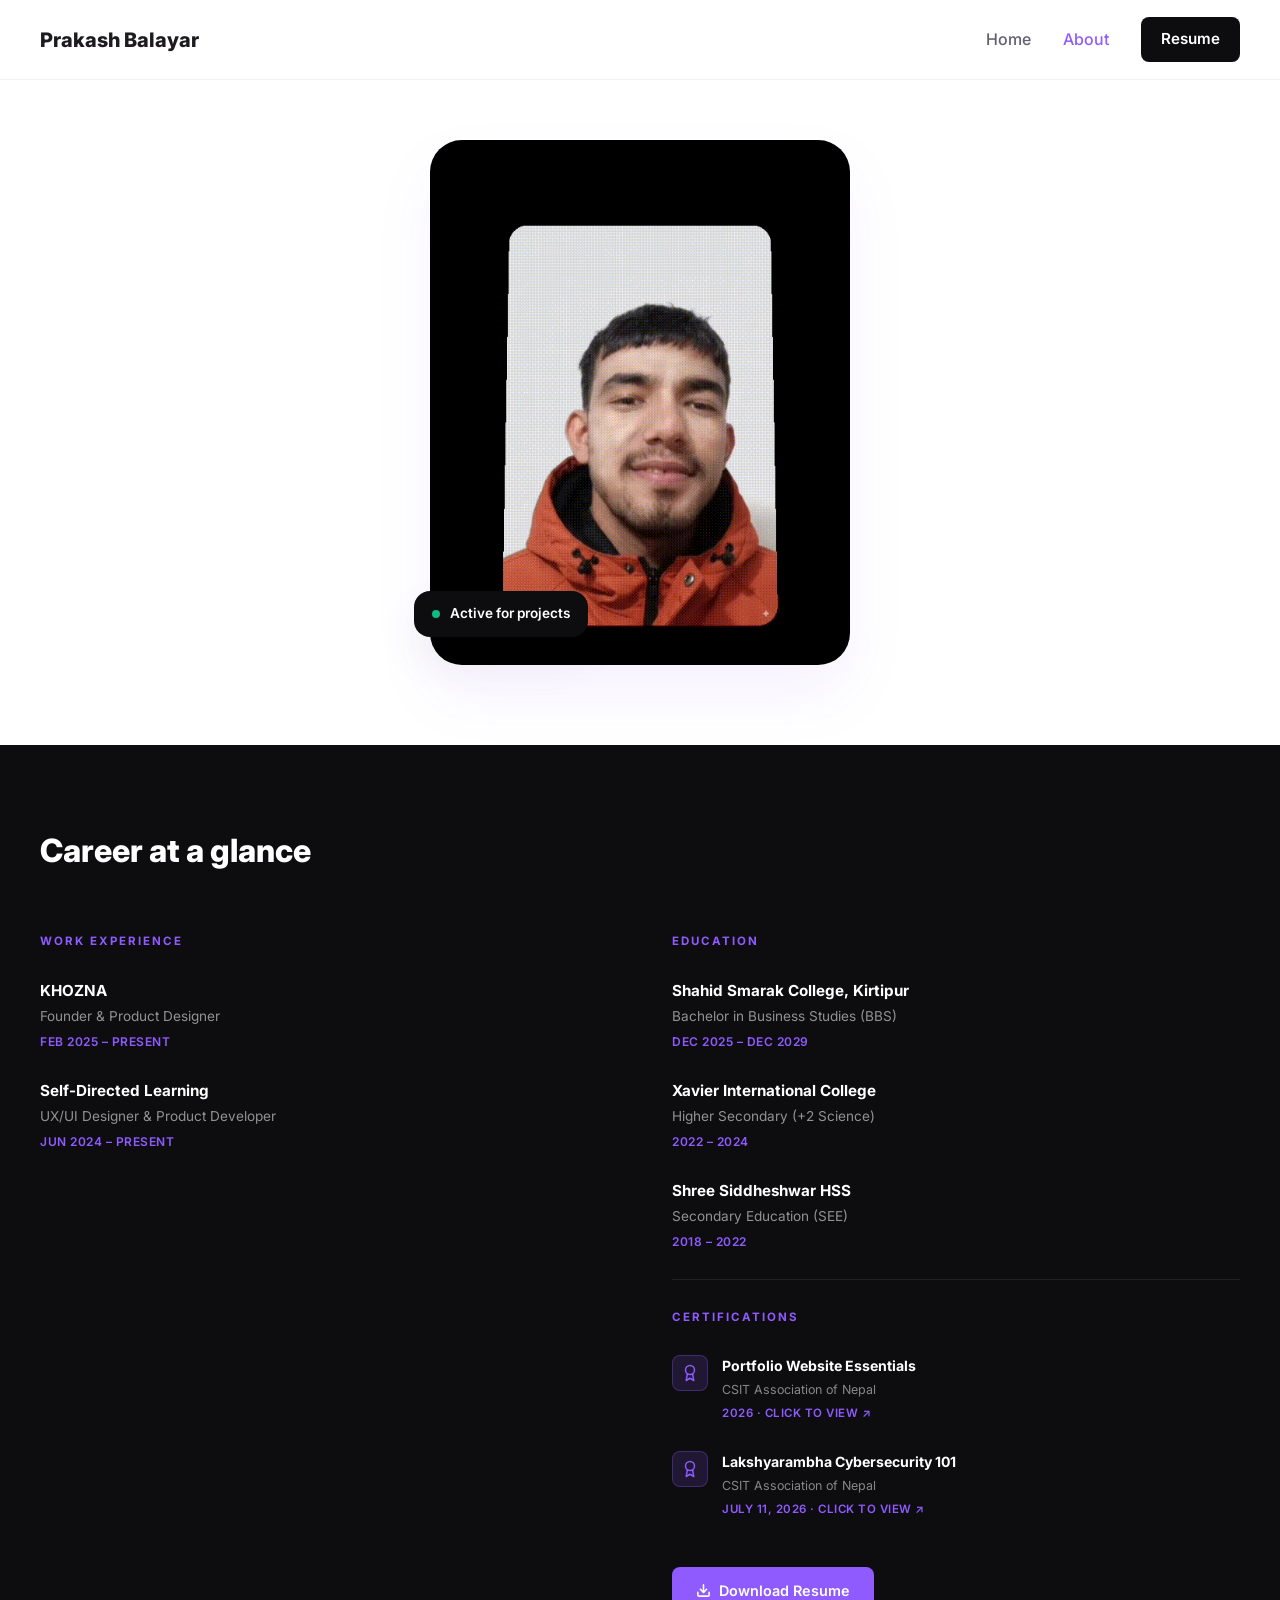
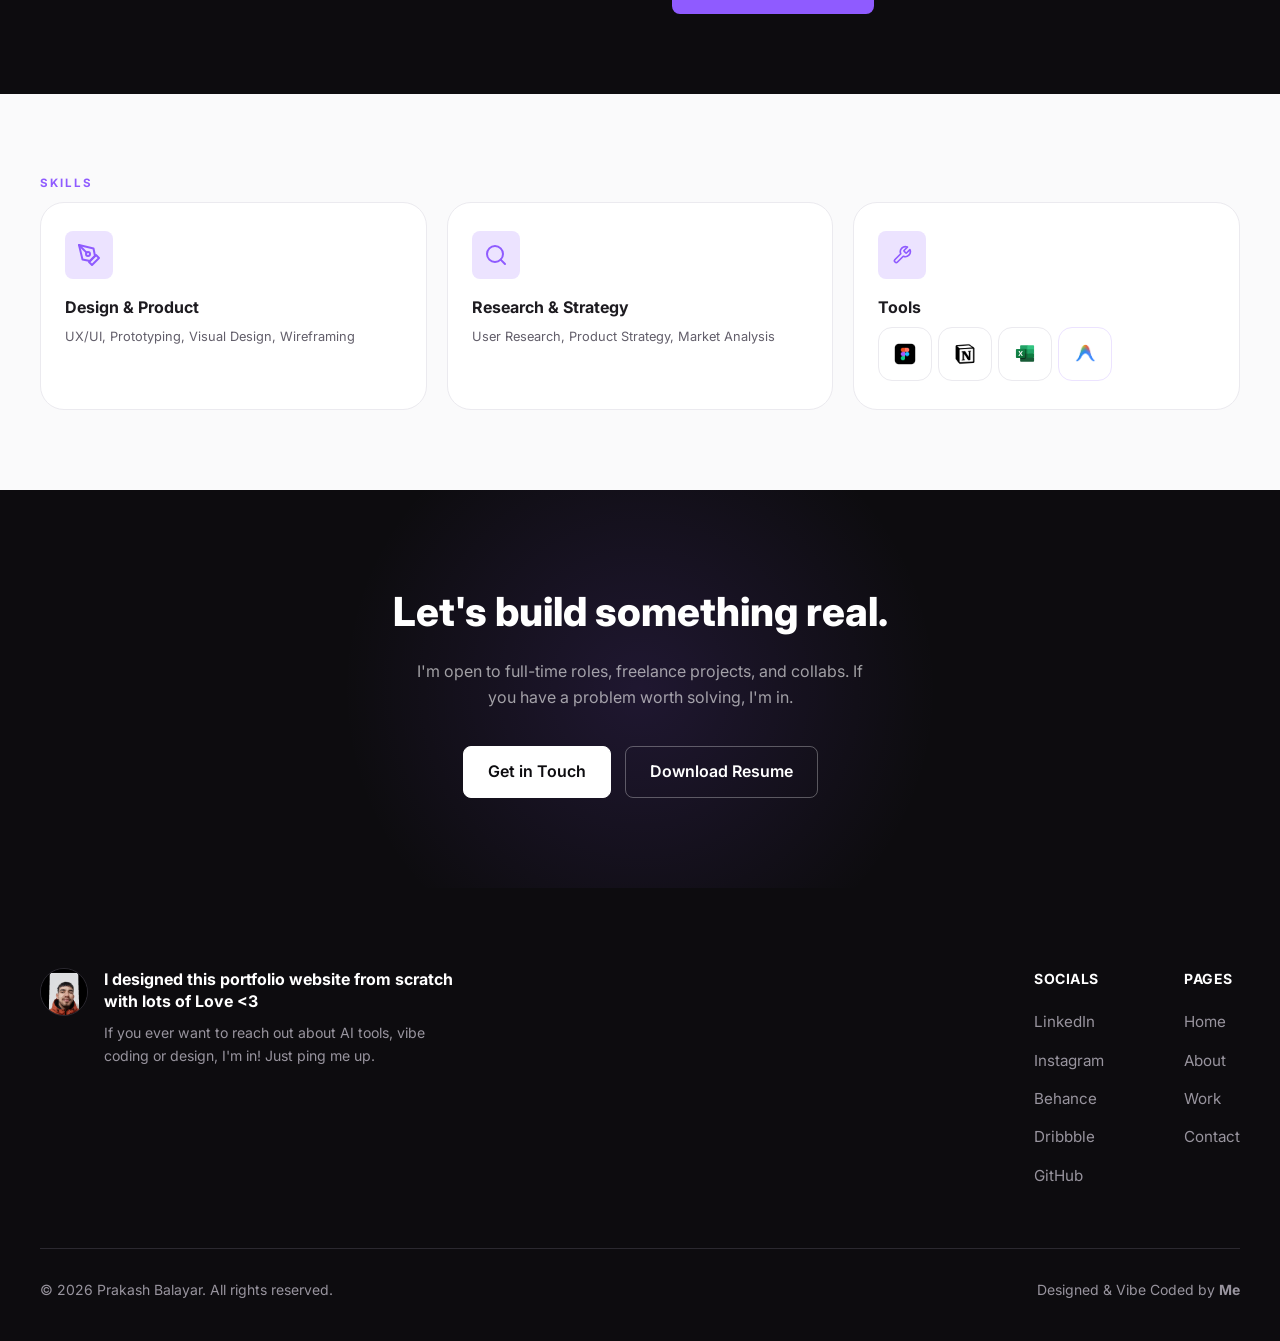
<file: about.html>
<!DOCTYPE html>
<html lang="en">

<head>
  <meta charset="UTF-8">
  <meta name="viewport" content="width=device-width, initial-scale=1.0">
  <title>About — Prakash Balayar | Product Designer</title>
  <meta name="description" content="Learn about Prakash Balayar — Junior Product Designer, Founder of KHOZNA, and UX strategist based in Kathmandu, Nepal.">
  <link rel="preconnect" href="https://fonts.googleapis.com">
  <link rel="preconnect" href="https://fonts.gstatic.com" crossorigin>
  <link href="https://fonts.googleapis.com/css2?family=Inter:wght@300;400;500;600;700;800;900&display=swap" rel="stylesheet">
  <link rel="stylesheet" href="style.css">
  <style>
    /* ── Hero ── */
    .about-hero {
      padding: 140px 0 80px;
      background-color: var(--bg-primary);
    }
    .about-hero-inner {
      display: flex;
      justify-content: center;
      align-items: center;
    }
    .about-badge {
      display: inline-block;
      background-color: var(--primary-light);
      color: var(--primary-dark);
      font-weight: 700;
      font-size: 0.75rem;
      letter-spacing: 1.5px;
      text-transform: uppercase;
      padding: 6px 16px;
      border-radius: 50px;
      margin-bottom: 24px;
    }
    .about-headline {
      font-family: var(--font-title);
      font-size: 2.8rem;
      font-weight: 800;
      line-height: 1.2;
      color: var(--text-main);
      margin-bottom: 20px;
    }
    .about-headline span {
      background: var(--primary-gradient);
      -webkit-background-clip: text;
      background-clip: text;
      -webkit-text-fill-color: transparent;
    }
    .about-intro-para {
      font-size: 1rem;
      color: var(--text-muted);
      line-height: 1.8;
      margin-bottom: 32px;
    }
    .about-meta-row {
      display: flex;
      gap: 28px;
      flex-wrap: wrap;
    }
    .about-meta-item { display: flex; flex-direction: column; gap: 3px; }
    .about-meta-label { font-size: 0.68rem; font-weight: 700; text-transform: uppercase; letter-spacing: 1.5px; color: var(--text-light); }
    .about-meta-value { font-size: 0.9rem; font-weight: 600; color: var(--text-main); }
    .about-hero-photo { position: relative; }
    .about-photo-img {
      width: 100%; max-width: 420px; border-radius: var(--radius-xl);
      object-fit: cover; aspect-ratio: 4/5; display: block;
      margin: 0 auto; box-shadow: var(--shadow-premium);
    }
    .about-photo-badge {
      position: absolute; bottom: 28px; left: -16px;
      background: var(--bg-dark); color: var(--text-white);
      padding: 12px 18px; border-radius: var(--radius-md);
      box-shadow: var(--shadow-lg); display: flex; align-items: center; gap: 10px;
    }
    .badge-dot-green {
      width: 8px; height: 8px; min-width: 8px;
      background-color: #10B981; border-radius: 50%;
      animation: pg 2s ease-in-out infinite;
    }
    @keyframes pg { 0%,100%{opacity:1} 50%{opacity:.35} }
    .about-photo-badge span { font-size: 0.85rem; font-weight: 600; }

    /* ── Bio ── */
    .about-bio-section {
      padding: 80px 0;
      background-color: var(--bg-secondary);
    }
    .about-bio-grid {
      display: grid;
      grid-template-columns: 240px 1fr;
      gap: 70px;
      align-items: start;
    }
    .bio-sidebar-label {
      font-size: 0.72rem; font-weight: 700; text-transform: uppercase;
      letter-spacing: 2px; color: var(--primary); margin-bottom: 12px; display: block;
    }
    .bio-sidebar-line {
      width: 36px; height: 3px;
      background: var(--primary-gradient); border-radius: 2px; margin-bottom: 18px;
    }
    .bio-sidebar-sub { font-size: 0.88rem; color: var(--text-muted); line-height: 1.7; }
    .bio-content h2 {
      font-family: var(--font-title); font-size: 1.9rem; font-weight: 800;
      color: var(--text-main); margin-bottom: 18px; line-height: 1.25;
    }
    .bio-content p {
      font-size: 0.97rem; color: var(--text-muted); line-height: 1.85; margin-bottom: 18px;
    }
    .bio-content p:last-child { margin-bottom: 0; }

    /* ── Career at a Glance (dark) ── */
    .glance-section {
      background-color: var(--bg-dark);
      padding: 80px 0;
      color: var(--text-white);
    }
    .glance-heading {
      font-family: var(--font-title);
      font-size: 2rem;
      font-weight: 800;
      color: var(--text-white);
      margin-bottom: 56px;
    }
    .glance-grid {
      display: grid;
      grid-template-columns: 1fr 1fr;
      gap: 64px;
    }
    .glance-col-title {
      font-family: var(--font-title);
      font-size: 0.72rem;
      font-weight: 700;
      text-transform: uppercase;
      letter-spacing: 2px;
      color: var(--primary);
      margin-bottom: 28px;
      display: block;
    }
    .glance-list { display: flex; flex-direction: column; gap: 28px; }
    .glance-org {
      font-family: var(--font-title);
      font-weight: 700;
      font-size: 0.95rem;
      color: var(--text-white);
      margin-bottom: 3px;
    }
    .glance-role {
      font-size: 0.85rem;
      color: rgba(255,255,255,0.55);
      margin-bottom: 4px;
    }
    .glance-date {
      font-size: 0.75rem;
      font-weight: 600;
      color: var(--primary);
      text-transform: uppercase;
      letter-spacing: 0.5px;
    }
    .glance-divider {
      border: none;
      border-top: 1px solid rgba(255,255,255,0.08);
      margin: 28px 0;
    }
    /* Certification in same glance col */
    .glance-cert-title {
      font-family: var(--font-title);
      font-size: 0.72rem;
      font-weight: 700;
      text-transform: uppercase;
      letter-spacing: 2px;
      color: var(--primary);
      margin-bottom: 28px;
      display: block;
    }
    .cert-item {
      display: flex; gap: 14px; align-items: flex-start;
      text-decoration: none;
      transition: transform var(--transition-fast);
    }
    .cert-item:hover {
      transform: translateX(4px);
    }
    .cert-icon {
      width: 36px; height: 36px; min-width: 36px;
      background: rgba(143,91,255,0.15);
      border: 1px solid rgba(143,91,255,0.3);
      border-radius: 8px;
      display: flex; align-items: center; justify-content: center;
      color: var(--primary);
    }
    .cert-name {
      font-weight: 700; font-size: 0.88rem;
      color: var(--text-white); margin-bottom: 3px;
    }
    .cert-issuer {
      font-size: 0.78rem;
      color: rgba(255,255,255,0.5);
      margin-bottom: 4px;
    }
    .cert-date {
      font-size: 0.72rem;
      color: var(--primary);
      font-weight: 600;
      text-transform: uppercase;
      letter-spacing: 0.5px;
    }
    .glance-footer {
      display: grid;
      grid-template-columns: 1fr 1fr;
      gap: 64px;
      margin-top: 48px;
    }
    .glance-footer .glance-download {
      grid-column: 2;
      justify-self: start;
    }
    .glance-download {
      display: inline-flex;
      align-items: center;
      gap: 8px;
      background: var(--primary);
      color: #fff;
      font-family: var(--font-title);
      font-weight: 600;
      font-size: 0.9rem;
      padding: 12px 24px;
      border-radius: var(--radius-sm);
      transition: background var(--transition-fast), box-shadow var(--transition-fast);
    }
    .glance-download:hover {
      background: var(--primary-dark);
      box-shadow: 0 8px 20px rgba(143,91,255,0.3);
    }

    /* ── Skills ── */
    .about-skills-section { padding: 80px 0; background: var(--bg-secondary); }
    .skills-grid { display: grid; grid-template-columns: repeat(3,1fr); gap: 20px; }
    @media (max-width: 768px) { .skills-grid { grid-template-columns: 1fr; } }
    .skill-card {
      background: var(--bg-primary); border: 1px solid var(--border-light);
      border-radius: var(--radius-lg); padding: 28px 24px;
      transition: transform var(--transition-normal), box-shadow var(--transition-normal), border-color var(--transition-normal);
    }
    .skill-card:hover { transform: translateY(-4px); box-shadow: var(--shadow-md); border-color: var(--primary-light); }
    .skill-card-icon {
      width: 48px; height: 48px; background: var(--primary-light);
      border-radius: var(--radius-sm); display: flex; align-items: center;
      justify-content: center; margin-bottom: 16px; color: var(--primary);
    }
    .skill-card h4 { font-family: var(--font-title); font-weight: 700; font-size: 1rem; color: var(--text-main); margin-bottom: 6px; }
    .skill-card-desc { font-size: 0.8rem; color: var(--text-muted); line-height: 1.5; }
    .skill-tags { display: flex; flex-wrap: wrap; gap: 6px; }
    .skill-tag {
      font-size: 0.72rem; font-weight: 600; color: var(--text-muted);
      background: var(--bg-secondary); border: 1px solid var(--border-light);
      padding: 3px 10px; border-radius: 50px;
    }
    .skill-tag-with-icon {
      display: inline-flex;
      align-items: center;
      justify-content: center;
      width: 54px;
      height: 54px;
      padding: 0;
      border-radius: 14px;
      background: transparent !important;
    }
    .skill-tag-with-icon svg,
    .tool-logo-img {
      flex-shrink: 0;
    }
    .tool-logo-img {
      object-fit: contain;
    }
    .tool-logo-img.figma-logo {
      height: 34px;
      width: 34px;
    }
    .tool-logo-img.notion-logo {
      height: 22px;
      width: 22px;
    }
    .tool-logo-img.excel-logo {
      height: 38px;
      width: 38px;
    }
    .tool-logo-img.antigravity-logo {
      height: 38px;
      width: 38px;
      border-radius: 8px;
    }

    /* ── Section label/heading ── */
    .section-label { font-size: 0.72rem; font-weight: 700; text-transform: uppercase; letter-spacing: 2px; color: var(--primary); margin-bottom: 10px; display: block; }
    .section-heading { font-family: var(--font-title); font-size: 2rem; font-weight: 800; color: var(--text-main); margin-bottom: 48px; }

    /* ── CTA ── */
    .about-cta {
      padding: 90px 0; background-color: var(--bg-dark);
      text-align: center; position: relative; overflow: hidden;
    }
    .about-cta::before {
      content:''; position:absolute; top:50%; left:50%;
      transform:translate(-50%,-50%); width:600px; height:600px;
      background:radial-gradient(circle,rgba(143,91,255,.14) 0%,transparent 70%);
      pointer-events:none;
    }
    .about-cta h2 { font-family:var(--font-title); font-size:2.5rem; font-weight:800; color:var(--text-white); margin-bottom:14px; position:relative; }
    .about-cta p { font-size:1rem; color:rgba(255,255,255,.6); margin-bottom:36px; max-width:460px; margin-left:auto; margin-right:auto; line-height:1.65; position:relative; }
    .about-cta-buttons { display:flex; gap:14px; justify-content:center; flex-wrap:wrap; position:relative; }
    .btn-white { background-color:var(--text-white); color:var(--bg-dark); border:1px solid var(--text-white); }
    .btn-white:hover { background-color:rgba(255,255,255,.9); }
    .btn-ghost { background-color:transparent; color:var(--text-white); border:1px solid rgba(255,255,255,.3); }
    .btn-ghost:hover { background-color:rgba(255,255,255,.08); border-color:rgba(255,255,255,.6); }

    /* ── Responsive ── */
    @media (max-width: 900px) {
      .about-hero-inner { grid-template-columns:1fr; gap:40px; }
      .about-hero-photo { order:-1; }
      .about-photo-img { max-width:300px; aspect-ratio:1/1; }
      .about-photo-badge { left:0; }
      .about-bio-grid { grid-template-columns:1fr; gap:28px; }
      .glance-grid { display: flex; flex-direction: column-reverse; gap: 48px; }
      .glance-footer { display: flex; justify-content: center; margin-top: 32px; }
      .skills-grid { grid-template-columns:1fr 1fr; }
    }
    @media (max-width: 600px) {
      .about-hero { padding:110px 0 56px; }
      .about-headline { font-size:2rem; }
      .about-bio-section, .about-skills-section { padding:56px 0; }
      .glance-section { padding:60px 0; }
      .skills-grid { grid-template-columns:1fr; }
      .about-cta h2 { font-size:1.8rem; }
      .about-cta-buttons { flex-direction:column; align-items:center; }
      .about-cta-buttons .btn { width:100%; max-width:280px; }
    }
  </style>
</head>

<body>

  <!-- Navbar -->
  <header class="navbar">
    <div class="container navbar-container">
      <a href="index.html" class="logo">Prakash Balayar</a>
      <nav class="nav-menu">
        <a href="index.html#hero" class="nav-link">Home</a>
        <a href="about.html" class="nav-link" style="color:var(--primary);">About</a>
        <a href="Prakash_Balayar_Resume.pdf" target="_blank" class="btn btn-nav">Resume</a>
      </nav>
      <button class="mobile-toggle" aria-label="Toggle menu">
        <span></span><span></span><span></span>
      </button>
    </div>
  </header>

  <main>

    <!-- Hero -->
    <section class="about-hero">
      <div class="container about-hero-inner">
        <div class="about-hero-photo">
          <img src="prakash.gif" alt="Prakash Balayar" class="about-photo-img">
          <div class="about-photo-badge">
            <span class="badge-dot-green"></span>
            <span>Active for projects</span>
          </div>
        </div>
      </div>
    </section>

    <!-- Career at a Glance -->
    <section class="glance-section">
      <div class="container">
        <h2 class="glance-heading">Career at a glance</h2>

        <div class="glance-grid">

          <!-- Left: Work Experience -->
          <div class="glance-work-col">
            <span class="glance-col-title">Work Experience</span>
            <div class="glance-list">

              <div class="glance-item">
                <div class="glance-org">KHOZNA</div>
                <div class="glance-role">Founder & Product Designer</div>
                <div class="glance-date">Feb 2025 – Present</div>
              </div>

              <div class="glance-item">
                <div class="glance-org">Self-Directed Learning</div>
                <div class="glance-role">UX/UI Designer & Product Developer</div>
                <div class="glance-date">Jun 2024 – Present</div>
              </div>

            </div>
          </div>

          <!-- Right: Education + Certifications -->
          <div class="glance-edu-col">
            <span class="glance-col-title">Education</span>
            <div class="glance-list">

              <div class="glance-item">
                <div class="glance-org">Shahid Smarak College, Kirtipur</div>
                <div class="glance-role">Bachelor in Business Studies (BBS)</div>
                <div class="glance-date">Dec 2025 – Dec 2029</div>
              </div>

              <div class="glance-item">
                <div class="glance-org">Xavier International College</div>
                <div class="glance-role">Higher Secondary (+2 Science)</div>
                <div class="glance-date">2022 – 2024</div>
              </div>

              <div class="glance-item">
                <div class="glance-org">Shree Siddheshwar HSS</div>
                <div class="glance-role">Secondary Education (SEE)</div>
                <div class="glance-date">2018 – 2022</div>
              </div>

            </div>

            <hr class="glance-divider">

            <span class="glance-cert-title">Certifications</span>
            <div class="glance-list">

              <!-- Cert 1: Portfolio Website Essentials -->
              <a href="prakash-balayar-portfolio-website-essentials-2026.png" target="_blank" class="cert-item">
                <div class="cert-icon">
                  <svg width="18" height="18" viewBox="0 0 24 24" fill="none" stroke="currentColor" stroke-width="2" stroke-linecap="round" stroke-linejoin="round"><circle cx="12" cy="8" r="6"/><path d="M15.477 12.89L17 22l-5-3-5 3 1.523-9.11"/></svg>
                </div>
                <div class="cert-body">
                  <div class="cert-name">Portfolio Website Essentials</div>
                  <div class="cert-issuer">CSIT Association of Nepal</div>
                  <div class="cert-date">2026 · Click to view ↗</div>
                </div>
              </a>

              <!-- Cert 2: Cybersecurity 101 -->
              <a href="prakash-balayar-cybersecurity-101.png" target="_blank" class="cert-item">
                <div class="cert-icon">
                  <svg width="18" height="18" viewBox="0 0 24 24" fill="none" stroke="currentColor" stroke-width="2" stroke-linecap="round" stroke-linejoin="round"><circle cx="12" cy="8" r="6"/><path d="M15.477 12.89L17 22l-5-3-5 3 1.523-9.11"/></svg>
                </div>
                <div class="cert-body">
                  <div class="cert-name">Lakshyarambha Cybersecurity 101</div>
                  <div class="cert-issuer">CSIT Association of Nepal</div>
                  <div class="cert-date">July 11, 2026 · Click to view ↗</div>
                </div>
              </a>

            </div>
          </div>

        </div>

        <div class="glance-footer">
          <a href="Prakash_Balayar_Resume.pdf" target="_blank" class="glance-download">
            <svg width="15" height="15" viewBox="0 0 24 24" fill="none" stroke="currentColor" stroke-width="2.5" stroke-linecap="round" stroke-linejoin="round"><path d="M21 15v4a2 2 0 0 1-2 2H5a2 2 0 0 1-2-2v-4"/><polyline points="7 10 12 15 17 10"/><line x1="12" y1="15" x2="12" y2="3"/></svg>
            Download Resume
          </a>
        </div>
      </div>
    </section>

    <!-- Skills -->
    <section class="about-skills-section">
      <div class="container">
        <span class="section-label">Skills</span>
        <div class="skills-grid">

          <div class="skill-card">
            <div class="skill-card-icon">
              <!-- Pen/Nib icon — more expressive for Design -->
              <svg width="24" height="24" viewBox="0 0 24 24" fill="none" stroke="currentColor" stroke-width="2" stroke-linecap="round" stroke-linejoin="round"><path d="M12 19l7-7 3 3-7 7-3-3z"/><path d="M18 13l-1.5-7.5L2 2l3.5 14.5L13 18l5-5z"/><path d="M2 2l7.586 7.586"/><circle cx="11" cy="11" r="2"/></svg>
            </div>
            <h4>Design & Product</h4>
            <p class="skill-card-desc">UX/UI, Prototyping, Visual Design, Wireframing</p>
          </div>

          <div class="skill-card">
            <div class="skill-card-icon">
              <!-- Search/Magnifier — intuitive for Research -->
              <svg width="24" height="24" viewBox="0 0 24 24" fill="none" stroke="currentColor" stroke-width="2" stroke-linecap="round" stroke-linejoin="round"><circle cx="11" cy="11" r="8"/><line x1="21" y1="21" x2="16.65" y2="16.65"/></svg>
            </div>
            <h4>Research & Strategy</h4>
            <p class="skill-card-desc">User Research, Product Strategy, Market Analysis</p>
          </div>

          <div class="skill-card">
            <div class="skill-card-icon">
              <svg width="20" height="20" viewBox="0 0 24 24" fill="none" stroke="currentColor" stroke-width="2" stroke-linecap="round" stroke-linejoin="round"><path d="M14.7 6.3a1 1 0 0 0 0 1.4l1.6 1.6a1 1 0 0 0 1.4 0l3.77-3.77a6 6 0 0 1-7.94 7.94l-6.91 6.91a2.12 2.12 0 0 1-3-3l6.91-6.91a6 6 0 0 1 7.94-7.94l-3.76 3.76z"/></svg>
            </div>
            <h4>Tools</h4>
            <div class="skill-tags">
              <!-- Figma tag -->
              <span class="skill-tag skill-tag-with-icon" title="Figma">
                <img src="figma%20logo.webp" alt="Figma" class="tool-logo-img figma-logo">
              </span>
              <!-- Notion tag -->
              <span class="skill-tag skill-tag-with-icon" title="Notion">
                <img src="Notion_app_logo.png" alt="Notion" class="tool-logo-img notion-logo">
              </span>
              <!-- Excel tag -->
              <span class="skill-tag skill-tag-with-icon" title="Excel">
                <img src="Microsoft_Excel-Logo.wine.svg" alt="Excel" class="tool-logo-img excel-logo">
              </span>
              <!-- Antigravity tag -->
              <span class="skill-tag skill-tag-with-icon" style="border-color: var(--primary-light);" title="Antigravity AI">
                <img src="antigravity.png" alt="Antigravity AI" class="tool-logo-img antigravity-logo">
              </span>
            </div>
          </div>

        </div>
      </div>
    </section>

    <!-- CTA -->
    <section class="about-cta">
      <div class="container">
        <h2>Let's build something real.</h2>
        <p>I'm open to full-time roles, freelance projects, and collabs. If you have a problem worth solving, I'm in.</p>
        <div class="about-cta-buttons">
          <a href="index.html#contact" class="btn btn-white">Get in Touch</a>
          <a href="Prakash_Balayar_Resume.pdf" target="_blank" class="btn btn-ghost">Download Resume</a>
        </div>
      </div>
    </section>

  </main>

  <!-- Footer -->
  <footer class="footer">
    <div class="container">
      <div class="footer-top">
        <div class="footer-brand">
          <div class="brand-bio-wrap">
            <img src="prakash.gif" alt="Prakash Balayar" class="footer-avatar">
            <div class="brand-bio-text">
              <p class="brand-bio-title">I designed this portfolio website from scratch with lots of Love &lt;3</p>
              <p class="brand-bio-sub">If you ever want to reach out about AI tools, vibe coding or design, I'm in! Just ping me up.</p>
            </div>
          </div>
        </div>
        <div class="footer-links-group">
          <div class="footer-links-col">
            <h5 class="col-title">Socials</h5>
            <a href="https://www.linkedin.com/in/prakash-balayar/" target="_blank" rel="noopener noreferrer" class="footer-link">LinkedIn</a>
            <a href="https://www.instagram.com/prakashblyr_i_/" target="_blank" rel="noopener noreferrer" class="footer-link">Instagram</a>
            <a href="https://www.behance.net/PrakashBlyr" target="_blank" rel="noopener noreferrer" class="footer-link">Behance</a>
            <a href="https://dribbble.com/Prakashblyr" target="_blank" rel="noopener noreferrer" class="footer-link">Dribbble</a>
            <a href="https://github.com/Prakas-sys" target="_blank" rel="noopener noreferrer" class="footer-link">GitHub</a>
          </div>
          <div class="footer-links-col">
            <h5 class="col-title">Pages</h5>
            <a href="index.html" class="footer-link">Home</a>
            <a href="about.html" class="footer-link">About</a>
            <a href="index.html#work" class="footer-link">Work</a>
            <a href="index.html#contact" class="footer-link">Contact</a>
          </div>
        </div>
      </div>
      <div class="footer-divider"></div>
      <div class="footer-bottom">
        <p class="copyright">© 2026 Prakash Balayar. All rights reserved.</p>
        <p class="copyright">Designed &amp; Vibe Coded by <strong>Me</strong></p>
      </div>
    </div>
  </footer>

  <script src="script.js"></script>
</body>
</html>
</file>
<file: style.css>
/* -------------------------------------------------------------
 * Prakash Balayar Portfolio - Premium Design System Stylesheet
 * ------------------------------------------------------------- */

/* Variables & Design Tokens */
:root {
  --primary: #8F5BFF;
  --primary-light: #ECE3FF;
  --primary-dark: #763EE5;
  --primary-gradient: linear-gradient(135deg, #8F5BFF 0%, #B68DFF 100%);
  --secondary: #1F2937;
  
  --bg-primary: #FFFFFF;
  --bg-secondary: #FAFAFB;
  --bg-dark: #0D0C0F;
  --bg-dark-card: #151419;
  
  --text-main: #1D1B20;
  --text-muted: #625E6A;
  --text-light: #98949E;
  --text-white: #FFFFFF;
  
  --border-light: #EBEAEF;
  --border-dark: #2B2930;
  
  --radius-xl: 32px;
  --radius-lg: 24px;
  --radius-md: 16px;
  --radius-sm: 8px;
  
  --shadow-sm: 0 2px 8px rgba(0, 0, 0, 0.04);
  --shadow-md: 0 8px 24px rgba(143, 91, 255, 0.06);
  --shadow-lg: 0 20px 48px rgba(0, 0, 0, 0.06);
  --shadow-premium: 0 30px 60px rgba(143, 91, 255, 0.08);
  
  --font-title: 'Inter', -apple-system, BlinkMacSystemFont, sans-serif;
  --font-body: 'Inter', -apple-system, BlinkMacSystemFont, sans-serif;
  
  --transition-fast: 0.2s cubic-bezier(0.16, 1, 0.3, 1);
  --transition-normal: 0.35s cubic-bezier(0.16, 1, 0.3, 1);
  --transition-slow: 0.6s cubic-bezier(0.16, 1, 0.3, 1);
}

/* Reset basics */
*, *::before, *::after {
  box-sizing: border-box;
  margin: 0;
  padding: 0;
}

html {
  scroll-behavior: smooth;
  font-size: 16px;
}

body {
  font-family: var(--font-body);
  background-color: var(--bg-primary);
  color: var(--text-main);
  line-height: 1.6;
  -webkit-font-smoothing: antialiased;
  overflow-x: hidden;
}

img {
  max-width: 100%;
  display: block;
  height: auto;
}

a {
  text-decoration: none;
  color: inherit;
  transition: color var(--transition-fast);
}

input, textarea, button {
  font-family: inherit;
  outline: none;
}

/* Layout Utilities */
.container {
  width: 100%;
  max-width: 1320px;
  margin-left: auto;
  margin-right: auto;
  padding-left: 40px;
  padding-right: 40px;
}

/* Helper Buttons */
.btn {
  display: inline-flex;
  align-items: center;
  justify-content: center;
  gap: 8px;
  padding: 12px 24px;
  font-family: var(--font-title);
  font-weight: 600;
  font-size: 1rem;
  border-radius: var(--radius-sm);
  cursor: pointer;
  transition: transform var(--transition-fast), background-color var(--transition-fast), border-color var(--transition-fast), box-shadow var(--transition-fast);
  border: 1px type solid transparent;
}

.btn:active {
  transform: scale(0.97);
}

.btn-primary {
  background-color: var(--primary);
  color: var(--text-white);
  border: 1px solid var(--primary);
}

.btn-primary:hover {
  background-color: var(--primary-dark);
  box-shadow: 0 8px 20px rgba(143, 91, 255, 0.25);
}

.btn-outline {
  background-color: transparent;
  color: var(--primary);
  border: 1px solid var(--primary);
}

.btn-outline:hover {
  background-color: var(--primary-light);
  color: var(--primary-dark);
}

.btn-nav {
  background-color: var(--bg-dark);
  color: var(--text-white);
  padding: 10px 20px;
  border-radius: var(--radius-sm);
  font-size: 0.95rem;
}

.btn-nav:hover {
  background-color: var(--primary);
  box-shadow: 0 4px 12px rgba(143, 91, 255, 0.2);
}

/* Header & Glassmorphic Navbar */
.navbar {
  position: fixed;
  top: 0;
  left: 0;
  right: 0;
  height: 80px;
  z-index: 100;
  background-color: rgba(255, 255, 255, 0.8);
  backdrop-filter: blur(12px);
  -webkit-backdrop-filter: blur(12px);
  border-bottom: 1px solid rgba(0, 0, 0, 0.05);
  display: flex;
  align-items: center;
  transition: background-color var(--transition-fast), height var(--transition-fast);
}

.navbar.scrolled {
  height: 70px;
  background-color: rgba(255, 255, 255, 0.9);
  box-shadow: var(--shadow-sm);
}

.navbar-container {
  display: flex;
  justify-content: space-between;
  align-items: center;
}

.logo {
  font-family: var(--font-title);
  font-weight: 800;
  font-size: 1.25rem;
  color: var(--text-main);
  display: flex;
  align-items: center;
  gap: 8px;
}

.logo-dot {
  width: 8px;
  height: 8px;
  background-color: var(--primary);
  border-radius: 50%;
  display: inline-block;
}

.nav-menu {
  display: flex;
  align-items: center;
  gap: 32px;
}

.nav-link {
  font-family: var(--font-title);
  font-weight: 500;
  font-size: 1rem;
  color: var(--text-muted);
  position: relative;
  padding: 8px 0;
}

.nav-link::after {
  content: '';
  position: absolute;
  bottom: 0;
  left: 0;
  width: 0;
  height: 2px;
  background-color: var(--primary);
  transition: width var(--transition-fast);
}

.nav-link:hover {
  color: var(--text-main);
}

.nav-link:hover::after {
  width: 100%;
}

.mobile-toggle {
  display: none;
  flex-direction: column;
  gap: 6px;
  background: none;
  border: none;
  cursor: pointer;
  padding: 4px;
}

.mobile-toggle span {
  width: 24px;
  height: 2px;
  background-color: var(--text-main);
  transition: transform var(--transition-fast), opacity var(--transition-fast);
}

/* Hero Section */
.hero-section {
  padding-top: 160px;
  padding-bottom: 80px;
  min-height: calc(100vh - 80px);
  display: flex;
  align-items: center;
}

.hero-container {
  display: grid;
  grid-template-columns: 1.1fr 0.9fr;
  align-items: center;
  gap: 60px;
}

.hero-content {
  display: flex;
  flex-direction: column;
  align-items: flex-start;
}

.badge-hello {
  background-color: var(--primary-light);
  color: var(--primary-dark);
  font-weight: 700;
  font-size: 0.9rem;
  letter-spacing: 0.5px;
  text-transform: uppercase;
  padding: 6px 14px;
  border-radius: 50px;
  margin-bottom: 24px;
  font-family: var(--font-title);
}

.hello-text {
  font-family: var(--font-title);
  font-size: 32px;
  font-weight: 700;
  color: var(--primary);
  margin-bottom: 12px;
}

.hero-title {
  font-family: var(--font-title);
  font-weight: 800;
  font-size: 48px;
  line-height: 1.15;
  color: var(--text-main);
  margin-bottom: 20px;
}

.gradient-text {
  background: var(--primary-gradient);
  -webkit-background-clip: text;
  background-clip: text;
  -webkit-text-fill-color: transparent;
}

.hero-description {
  font-size: 16px;
  color: var(--text-muted);
  margin-bottom: 40px;
  max-width: 520px;
  line-height: 1.65;
}

.hero-actions {
  display: flex;
  gap: 16px;
  width: 100%;
}

.hero-visual {
  display: flex;
  justify-content: center;
  align-items: center;
  position: relative;
}

.avatar-wrapper {
  position: relative;
  width: 100%;
  max-width: 420px;
  aspect-ratio: 1 / 1;
  border-radius: var(--radius-xl);
  overflow: visible;
}

.avatar-backdrop {
  display: none;
}

.avatar-image {
  position: relative;
  z-index: 2;
  width: 100%;
  height: 100%;
  object-fit: cover;
  border-radius: var(--radius-xl);
  border: 4px solid var(--bg-primary);
  box-shadow: var(--shadow-lg);
}

/* Avatar Badge Overlays */
.avatar-badge {
  position: absolute;
  z-index: 3;
  background: rgba(255, 255, 255, 0.9);
  backdrop-filter: blur(8px);
  -webkit-backdrop-filter: blur(8px);
  border: 1px solid rgba(255, 255, 255, 0.6);
  padding: 10px 16px;
  border-radius: 50px;
  font-family: var(--font-title);
  font-weight: 600;
  font-size: 0.875rem;
  box-shadow: var(--shadow-md);
  display: flex;
  align-items: center;
  gap: 8px;
}

.badge-top-right {
  top: 30px;
  right: -20px;
}

.badge-bottom-right {
  bottom: 40px;
  right: -30px;
  background: var(--primary);
  color: var(--text-white);
  border-color: rgba(255, 255, 255, 0.1);
}

.badge-dot {
  width: 8px;
  height: 8px;
  background-color: #10B981;
  border-radius: 50%;
}

.animate-ping-slow {
  animation: ping 2s cubic-bezier(0, 0, 0.2, 1) infinite;
}

@keyframes ping {
  75%, 100% {
    transform: scale(2);
    opacity: 0;
  }
}

.badge-icon {
  font-size: 1rem;
}

/* Custom design cursor pointer overlay */
.cursor-mockup {
  position: absolute;
  z-index: 4;
  top: 50%;
  left: 20%;
  display: flex;
  flex-direction: column;
  align-items: flex-start;
  pointer-events: none;
  animation: floatCursor 6s ease-in-out infinite alternate;
}

.cursor-label {
  background-color: var(--primary);
  color: var(--text-white);
  font-size: 0.75rem;
  font-weight: 600;
  padding: 3px 8px;
  border-radius: 4px;
  margin-left: 8px;
  margin-top: 12px;
  box-shadow: var(--shadow-sm);
}

@keyframes floatCursor {
  0% {
    transform: translate(0, 0);
  }
  100% {
    transform: translate(25px, -15px);
  }
}

/* Sections Standards */
.section-header {
  text-align: center;
  max-width: 600px;
  margin: 0 auto 56px;
}

.section-title {
  font-family: var(--font-title);
  font-size: 2.25rem;
  font-weight: 800;
  color: var(--text-main);
  margin-bottom: 12px;
}

.section-subtitle {
  color: var(--text-muted);
  font-size: 1rem;
}

/* Work / Projects Section — full bleed, no side padding */
.work-section {
  padding: 60px 0 0;
  background-color: var(--bg-secondary);
  overflow: hidden;
}

/* 2-column full-bleed grid, no gap */
.projects-grid {
  display: grid;
  grid-template-columns: 1fr 1fr;
  gap: 0;
  width: 100%;
}

/* Image-only card — natural height, no cropping, edge to edge */
.project-card-image-only .project-visual {
  width: 100% !important;
  height: auto !important;
  border-radius: 0 !important;
  padding: 0 !important;
  background: transparent !important;
  display: block !important;
  overflow: hidden;
}

/* Coming Soon — clean grey dotted border only, matches height of left card */
.project-coming-soon {
  height: 100%;
  background-color: transparent;
  border: 3px dotted #888888 !important;
  border-radius: 0 !important;
  cursor: pointer;
  box-sizing: border-box;
  transition: border-color var(--transition-fast);
}

.project-coming-soon:hover {
  border-color: var(--primary) !important;
}

.coming-soon-inner {
  display: flex;
  flex-direction: column;
  align-items: center;
  justify-content: center;
  gap: 12px;
  text-align: center;
  padding: 40px;
  height: 100%;
}

.coming-soon-plus {
  font-family: var(--font-title);
  font-size: 2.5rem;
  font-weight: 300;
  color: var(--border-light);
  line-height: 1;
  transition: color var(--transition-normal);
}

.project-coming-soon:hover .coming-soon-plus {
  color: var(--primary);
}

.coming-soon-label {
  font-family: var(--font-title);
  font-size: 1.25rem;
  font-weight: 800;
  color: var(--text-main);
  margin: 0;
}

.coming-soon-sub {
  font-size: 0.8rem;
  font-weight: 600;
  color: var(--text-muted);
  text-transform: uppercase;
  letter-spacing: 1.5px;
}

/* Responsive: stack to 1 column on mobile */
@media (max-width: 768px) {
  .projects-grid {
    grid-template-columns: 1fr;
    gap: 16px;
  }
  .project-card-image-only .project-visual {
    height: auto !important;
    min-height: auto !important;
  }
  .project-coming-soon {
    min-height: 280px !important;
  }
}

.project-card {
  background-color: var(--bg-primary);
  border-radius: var(--radius-lg);
  border: 1px solid var(--border-light);
  overflow: hidden;
  box-shadow: var(--shadow-sm);
  transition: transform var(--transition-normal), box-shadow var(--transition-normal);
}

.project-card:hover {
  transform: translateY(-8px);
  box-shadow: var(--shadow-premium);
}

/* Image-only card — show original Figma mockup, no cropping */
.project-card-image-only {
  display: block;
  cursor: pointer;
  border: none !important;
  border-radius: 0 !important;
  box-shadow: none !important;
  background-color: #fff !important;
  overflow: hidden;
}

.project-card-image-only:hover {
  transform: none !important;
  box-shadow: none !important;
}

.project-card-image-only .project-image {
  width: 100%;
  height: auto !important;
  display: block;
  border-radius: 0 !important;
  transform: none !important;
  transition: none !important;
}

.project-card.project-card-image-only:hover .project-image {
  transform: none !important;
}

.project-info {
  padding: 60px;
  display: flex;
  flex-direction: column;
  justify-content: center;
  align-items: flex-start;
}

.project-tags {
  display: flex;
  gap: 10px;
  margin-bottom: 24px;
}

.tag {
  background-color: var(--bg-secondary);
  color: var(--text-muted);
  font-size: 0.8rem;
  font-weight: 600;
  padding: 6px 14px;
  border-radius: 50px;
  border: 1px solid var(--border-light);
}

.project-title {
  font-family: var(--font-title);
  font-weight: 850;
  font-size: 2rem;
  line-height: 1.3;
  margin-bottom: 16px;
  color: var(--text-main);
}

.project-desc {
  color: var(--text-muted);
  font-size: 1rem;
  line-height: 1.6;
  margin-bottom: 32px;
}

.view-project-link {
  font-family: var(--font-title);
  font-weight: 700;
  font-size: 1rem;
  color: var(--primary);
  display: inline-flex;
  align-items: center;
  gap: 6px;
}

.view-project-link:hover {
  color: var(--primary-dark);
}

.view-project-link svg {
  transition: transform var(--transition-fast);
}

.view-project-link:hover svg {
  transform: translate(3px, -3px);
}

.project-visual {
  background-color: #F3F4F6;
  position: relative;
  overflow: hidden;
  display: flex;
  align-items: center;
  justify-content: center;
  padding: 40px;
}

.project-image {
  width: 100%;
  height: 100%;
  object-fit: contain;
  transition: transform var(--transition-slow);
}

.project-card:hover .project-image {
  transform: scale(1.03);
}

/* Mockup with clickable glass overlay */
.mockup-visual {
  position: relative;
  overflow: hidden;
  cursor: pointer;
}

.mockup-overlay {
  position: absolute;
  inset: 0;
  display: flex;
  align-items: center;
  justify-content: center;
  background: rgba(13, 12, 15, 0);
  transition: background var(--transition-normal);
}

.mockup-visual:hover .mockup-overlay {
  background: rgba(13, 12, 15, 0.35);
}

.mockup-overlay-btn {
  display: flex;
  align-items: center;
  gap: 10px;
  padding: 14px 28px;
  background: rgba(255, 255, 255, 0.15);
  backdrop-filter: blur(16px);
  -webkit-backdrop-filter: blur(16px);
  border: 1px solid rgba(255, 255, 255, 0.3);
  border-radius: 50px;
  color: #fff;
  font-family: var(--font-title);
  font-size: 0.95rem;
  font-weight: 700;
  letter-spacing: 0.3px;
  opacity: 0;
  transform: translateY(12px) scale(0.95);
  transition: opacity var(--transition-normal), transform var(--transition-normal), background var(--transition-fast);
  box-shadow: 0 8px 32px rgba(0,0,0,0.2);
  pointer-events: none;
}

.mockup-visual:hover .mockup-overlay-btn {
  opacity: 1;
  transform: translateY(0) scale(1);
  pointer-events: auto;
}

.mockup-overlay-btn:hover {
  background: rgba(143, 91, 255, 0.5);
  border-color: rgba(143, 91, 255, 0.6);
}

/* ── Ketan-style hover info overlay ───────────────────────── */
.mockup-hover-overlay {
  position: absolute;
  inset: 0;
  display: flex;
  flex-direction: column;
  justify-content: space-between;
  padding: 32px 48px 48px 48px;
  background: rgba(18, 18, 18, 0.72) !important;
  opacity: 0;
  transition: opacity 0.3s ease;
  pointer-events: none;
}

.mockup-visual:hover .mockup-hover-overlay {
  opacity: 1;
}

.mockup-hover-top {
  display: flex;
  flex-direction: column;
  gap: 8px;
}

.mockup-hover-category {
  font-family: var(--font-title);
  font-size: 0.72rem;
  font-weight: 700;
  letter-spacing: 2px;
  text-transform: uppercase;
  color: rgba(255, 255, 255, 0.75);
}

.mockup-hover-title {
  font-family: var(--font-title);
  font-size: 1.45rem;
  font-weight: 800;
  color: #fff;
  line-height: 1.25;
  margin: 0;
  max-width: 100%;
}

.mockup-hover-bottom {
  display: flex;
  gap: 10px;
  flex-wrap: wrap;
}

.mockup-hover-tag {
  font-family: var(--font-title);
  font-size: 0.75rem;
  font-weight: 600;
  letter-spacing: 1px;
  text-transform: uppercase;
  color: #fff;
  border: 1px solid rgba(255, 255, 255, 0.45);
  border-radius: 50px;
  padding: 6px 16px;
  backdrop-filter: blur(6px);
  -webkit-backdrop-filter: blur(6px);
  background: rgba(255, 255, 255, 0.1);
}

/* Quote / Philosophy Band */
.quote-band {
  background-color: var(--bg-dark);
  padding: 90px 0;
  position: relative;
  overflow: hidden;
}

.quote-band::before {
  content: '';
  position: absolute;
  top: -60px;
  left: 50%;
  transform: translateX(-50%);
  width: 600px;
  height: 600px;
  background: radial-gradient(circle, rgba(143, 91, 255, 0.12) 0%, transparent 70%);
  pointer-events: none;
}

.quote-container {
  display: flex;
  flex-direction: column;
  align-items: center;
  text-align: center;
  position: relative;
}

.quote-mark {
  font-family: Georgia, 'Times New Roman', serif;
  font-size: 8rem;
  line-height: 0.6;
  color: var(--primary);
  opacity: 0.35;
  margin-bottom: 16px;
  display: block;
  user-select: none;
}

.quote-text {
  font-family: var(--font-title);
  font-size: 1.75rem;
  font-weight: 600;
  color: var(--text-white);
  line-height: 1.5;
  max-width: 760px;
  margin: 0 auto 24px;
  font-style: italic;
  letter-spacing: -0.3px;
}

.quote-author {
  font-family: var(--font-title);
  font-size: 0.95rem;
  font-weight: 500;
  color: var(--primary);
  font-style: normal;
  letter-spacing: 0.5px;
}

/* Testimonial Section */
.testimonials-section {
  padding: 100px 0;
  background-color: var(--bg-primary);
}

.testimonials-slider-container {
  position: relative;
  max-width: 960px;
  margin: 0 auto;
}

.testimonials-grid {
  display: grid;
  grid-template-columns: 1fr 1fr;
  gap: 30px;
}

.testimonial-card {
  background-color: var(--bg-secondary);
  border: 1px solid var(--border-light);
  border-radius: var(--radius-md);
  padding: 40px;
  display: flex;
  flex-direction: column;
  justify-content: space-between;
  box-shadow: var(--shadow-sm);
  position: relative;
  transition: transform var(--transition-normal), opacity var(--transition-normal);
}

.testimonial-card:hover {
  transform: translateY(-4px);
}

.quote-icon {
  margin-bottom: 24px;
  color: var(--primary-light);
}

.testimonial-text {
  font-size: 1.05rem;
  color: var(--text-main);
  line-height: 1.7;
  margin-bottom: 32px;
  font-weight: 400;
}

.testimonial-author {
  display: flex;
  align-items: center;
  gap: 16px;
}

.author-avatar {
  width: 48px;
  height: 48px;
  border-radius: 50%;
  display: flex;
  align-items: center;
  justify-content: center;
  font-family: var(--font-title);
  font-weight: 700;
  font-size: 0.95rem;
  color: var(--text-white);
}

.default-avatar-1 {
  background-color: #EC4899;
}

.default-avatar-2 {
  background-color: #3B82F6;
}

.author-name {
  font-family: var(--font-title);
  font-weight: 700;
  font-size: 1rem;
  color: var(--text-main);
}

.author-role {
  font-size: 0.85rem;
  color: var(--text-muted);
}

.slider-controls {
  display: flex;
  justify-content: center;
  gap: 16px;
  margin-top: 40px;
}

.slider-btn {
  width: 50px;
  height: 50px;
  border-radius: 50%;
  border: 1px solid var(--border-light);
  background-color: var(--bg-primary);
  color: var(--text-main);
  display: flex;
  align-items: center;
  justify-content: center;
  cursor: pointer;
  box-shadow: var(--shadow-sm);
  transition: background-color var(--transition-fast), color var(--transition-fast), transform var(--transition-fast);
}

.slider-btn:hover {
  background-color: var(--primary);
  color: var(--text-white);
  border-color: var(--primary);
  transform: scale(1.05);
}

.slider-btn:active {
  transform: scale(0.95);
}

/* Connect / Contact Section */
.connect-section {
  padding: 100px 0;
  background-color: var(--bg-secondary);
}

.connect-wrapper {
  background-color: var(--bg-primary);
  border: 1px solid var(--border-light);
  border-radius: var(--radius-xl);
  overflow: hidden;
  display: grid;
  grid-template-columns: 0.95fr 1.05fr;
  box-shadow: var(--shadow-lg);
}

/* Left Column - Contact Info (Dark) */
.contact-info-panel {
  background-color: var(--bg-dark);
  color: var(--text-white);
  padding: 60px;
  display: flex;
  flex-direction: column;
  justify-content: space-between;
  border-right: 1px solid var(--border-dark);
}

.panel-author {
  display: flex;
  align-items: center;
  gap: 16px;
  margin-bottom: 24px;
}

.panel-avatar {
  width: 56px;
  height: 56px;
  border-radius: var(--radius-sm);
  object-fit: cover;
  border: 2px solid var(--border-dark);
}

.panel-title {
  font-family: var(--font-title);
  font-size: 1.75rem;
  font-weight: 700;
}

.active-status {
  display: inline-flex;
  align-items: center;
  gap: 6px;
  font-size: 0.75rem;
  color: var(--text-light);
  margin-top: 4px;
}

.pulse-green {
  width: 8px;
  height: 8px;
  background-color: #10B981;
  border-radius: 50%;
  display: inline-block;
  position: relative;
}

.pulse-green::after {
  content: '';
  position: absolute;
  top: 0;
  left: 0;
  width: 8px;
  height: 8px;
  background-color: #10B981;
  border-radius: 50%;
  animation: ping 1.5s cubic-bezier(0, 0, 0.2, 1) infinite;
}

.panel-desc {
  color: var(--text-light);
  font-size: 1.05rem;
  line-height: 1.6;
}

.contact-method-group {
  margin-top: 40px;
  margin-bottom: 40px;
}

.contact-label {
  display: block;
  font-size: 0.75rem;
  font-weight: 700;
  text-transform: uppercase;
  color: var(--text-light);
  margin-bottom: 12px;
  letter-spacing: 0.5px;
}

.copy-email-box {
  background-color: var(--bg-dark-card);
  border: 1px solid var(--border-dark);
  padding: 14px 20px;
  border-radius: var(--radius-sm);
  display: flex;
  justify-content: space-between;
  align-items: center;
}

.email-value {
  font-family: var(--font-title);
  font-weight: 600;
  font-size: 1.05rem;
  color: var(--text-white);
}

.email-value:hover {
  color: var(--primary-light);
}

.copy-btn {
  background: none;
  border: none;
  color: var(--text-light);
  cursor: pointer;
  padding: 4px;
  display: flex;
  align-items: center;
  justify-content: center;
  transition: color var(--transition-fast);
}

.copy-btn:hover {
  color: var(--text-white);
}

.hidden-icon {
  display: none !important;
}

.copy-btn.copied {
  color: #10B981;
}

.info-socials {
  display: flex;
  gap: 24px;
}

.social-icon-link {
  font-family: var(--font-title);
  font-size: 0.95rem;
  font-weight: 600;
  color: var(--text-light);
}

.social-icon-link:hover {
  color: var(--text-white);
}

/* Right Column - Contact Form (Light) */
.contact-form-panel {
  padding: 60px;
  display: flex;
  align-items: flex-start;
  width: 100%;
  box-sizing: border-box;
}

#contactForm {
  width: 100%;
}

.form-group {
  margin-bottom: 24px;
  display: flex;
  flex-direction: column;
}

.input-label {
  font-family: var(--font-title);
  font-weight: 600;
  font-size: 0.875rem;
  color: var(--text-main);
  margin-bottom: 8px;
}

.form-input, .form-textarea {
  background-color: var(--bg-secondary);
  border: 1px solid var(--border-light);
  border-radius: var(--radius-sm);
  padding: 14px 18px;
  font-size: 1rem;
  color: var(--text-main);
  transition: border-color var(--transition-fast), background-color var(--transition-fast);
}

.form-input:focus, .form-textarea:focus {
  border-color: var(--primary);
  background-color: var(--bg-primary);
  box-shadow: 0 0 0 4px rgba(143, 91, 255, 0.1);
}

.form-textarea {
  resize: vertical;
}

/* Mock reCAPTCHA Box Styling */
.captcha-container {
  background-color: #F9F9F9;
  border: 1px solid #D3D3D3;
  border-radius: 3px;
  padding: 10px 14px;
  display: flex;
  justify-content: space-between;
  align-items: center;
  max-width: 300px;
  margin-bottom: 28px;
}

.captcha-checkbox-wrap {
  display: flex;
  align-items: center;
}

.captcha-label {
  display: flex;
  align-items: center;
  cursor: pointer;
  user-select: none;
}

.captcha-label input {
  position: absolute;
  opacity: 0;
  cursor: pointer;
  height: 0;
  width: 0;
}

.captcha-custom-checkbox {
  height: 24px;
  width: 24px;
  background-color: #fff;
  border: 2px solid #C1C1C1;
  border-radius: 2px;
  margin-right: 12px;
  position: relative;
  transition: var(--transition-fast);
}

.captcha-label:hover input ~ .captcha-custom-checkbox {
  border-color: #B2B2B2;
}

.captcha-label input:checked ~ .captcha-custom-checkbox {
  background-color: #fff;
  border-color: #4A90E2;
}

.captcha-label input:checked ~ .captcha-custom-checkbox::after {
  content: "";
  position: absolute;
  left: 8px;
  top: 3px;
  width: 5px;
  height: 12px;
  border: solid #00AA44;
  border-width: 0 3px 3px 0;
  transform: rotate(45deg);
}

.captcha-text {
  font-size: 0.85rem;
  color: #2D2D2D;
  font-family: Roboto, -apple-system, sans-serif;
  font-weight: 400;
}

.captcha-logo {
  display: flex;
  flex-direction: column;
  align-items: center;
  text-align: center;
}

.recaptcha-img {
  width: 30px;
  height: 30px;
  margin-bottom: 2px;
}

.captcha-policies {
  font-size: 0.5rem;
  color: #555555;
  font-family: Roboto, -apple-system, sans-serif;
}

.captcha-policies a {
  color: #555;
}

.btn-submit {
  width: 100%;
  padding: 14px;
  font-size: 1.05rem;
  position: relative;
}

.btn-submit.loading .btn-text {
  opacity: 0;
}

.btn-submit.loading .btn-loader {
  display: block;
}

.btn-loader {
  display: none;
  position: absolute;
  width: 20px;
  height: 20px;
  border: 2px solid rgba(255, 255, 255, 0.3);
  border-radius: 50%;
  border-top-color: var(--text-white);
  animation: spin 0.8s ease-in-out infinite;
}

@keyframes spin {
  to { transform: rotate(360deg); }
}

/* Toast Notifications */
.toast-notification {
  position: fixed;
  bottom: -100px;
  left: 50%;
  transform: translateX(-50%);
  background-color: var(--bg-dark);
  color: var(--text-white);
  padding: 14px 28px;
  border-radius: 100px;
  box-shadow: var(--shadow-lg);
  z-index: 9999;
  transition: bottom 0.4s cubic-bezier(0.175, 0.885, 0.32, 1.275);
  white-space: nowrap;
  max-width: calc(100vw - 32px);
}

.toast-notification.show {
  bottom: 32px;
}

.toast-content {
  display: flex;
  align-items: center;
  gap: 10px;
  white-space: nowrap;
}

.toast-icon {
  background-color: #10B981;
  color: var(--text-white);
  width: 18px;
  height: 18px;
  min-width: 18px;
  border-radius: 50%;
  display: flex;
  align-items: center;
  justify-content: center;
  font-size: 0.7rem;
  font-weight: bold;
}

.toast-message {
  font-family: var(--font-title);
  font-weight: 500;
  font-size: 0.9rem;
  white-space: nowrap;
}

/* Footer Section */
.footer {
  background-color: var(--bg-dark);
  color: var(--text-white);
  padding: 80px 0 40px;
}

.footer-top {
  display: flex;
  justify-content: space-between;
  align-items: flex-start;
  margin-bottom: 60px;
}

.footer-brand {
  max-width: 480px;
}

.brand-avatar-wrap {
  display: flex;
  align-items: center;
  gap: 16px;
}

.footer-avatar {
  width: 48px;
  height: 48px;
  border-radius: 50%;
  object-fit: cover;
  border: 1px solid var(--border-dark);
  flex-shrink: 0;
}

.brand-bio-wrap {
  display: flex;
  align-items: flex-start;
  gap: 16px;
  max-width: 420px;
}

.brand-bio-text {
  display: flex;
  flex-direction: column;
  gap: 8px;
}

.brand-bio-title {
  font-family: var(--font-title);
  font-size: 1rem;
  font-weight: 700;
  color: var(--text-white);
  line-height: 1.4;
}

.brand-bio-sub {
  font-size: 0.88rem;
  line-height: 1.65;
  color: var(--text-light);
}

.footer-links-group {
  display: flex;
  gap: 80px;
}

.footer-links-col {
  display: flex;
  flex-direction: column;
  gap: 14px;
}

.col-title {
  font-family: var(--font-title);
  font-weight: 700;
  font-size: 0.875rem;
  color: var(--text-white);
  text-transform: uppercase;
  letter-spacing: 0.5px;
  margin-bottom: 6px;
}

.footer-link {
  font-size: 0.95rem;
  color: var(--text-light);
}

.footer-link:hover {
  color: var(--text-white);
}

.footer-social-link {
  display: flex;
  align-items: center;
  gap: 8px;
  transition: color var(--transition-fast), gap var(--transition-fast);
}

.footer-social-link svg {
  flex-shrink: 0;
  opacity: 0.7;
  transition: opacity var(--transition-fast);
}

.footer-social-link:hover svg {
  opacity: 1;
}

.footer-divider {
  height: 1px;
  background-color: var(--border-dark);
  margin-bottom: 30px;
}

.footer-bottom {
  display: flex;
  justify-content: space-between;
  align-items: center;
}

.copyright {
  font-size: 0.875rem;
  color: var(--text-light);
}

.bottom-links {
  display: flex;
  gap: 24px;
}

.bottom-link {
  font-size: 0.875rem;
  color: var(--text-light);
}

.bottom-link:hover {
  color: var(--text-white);
}

/* Direct Contacts Layout (stacked column) */
.panel-direct-contacts {
  display: flex;
  flex-direction: column;
  gap: 12px;
  margin-top: 16px;
  margin-bottom: 24px;
}

.panel-contact-line {
  display: inline-flex;
  align-items: center;
  gap: 10px;
  color: var(--text-muted);
  font-size: 0.95rem;
  text-decoration: none;
  font-family: var(--font-body);
  transition: color var(--transition-fast);
  width: fit-content;
}

.panel-contact-line:hover {
  color: var(--primary);
}

.panel-contact-line svg {
  flex-shrink: 0;
  color: var(--primary);
}

/* -------------------------------------------------------------
 * Responsive Design (Media Queries)
 * ------------------------------------------------------------- */

@media (max-width: 1024px) {
  .container {
    padding-left: 32px;
    padding-right: 32px;
  }

  .hero-title {
    font-size: 3rem;
  }
  
  .project-card {
    grid-template-columns: 1fr;
  }
  
  .project-info {
    padding: 40px;
  }
  
  .project-visual {
    height: 420px;
  }
  
  .connect-wrapper {
    grid-template-columns: 1fr;
  }
  
  .contact-info-panel {
    border-right: none;
    border-bottom: 1px solid var(--border-dark);
  }
}

@media (max-width: 768px) {
  .container {
    padding-left: 20px;
    padding-right: 20px;
  }

  /* --- Navbar --- */
  .mobile-toggle {
    display: flex;
  }
  
  .nav-menu {
    position: fixed;
    top: 80px;
    left: 0;
    right: 0;
    background-color: var(--bg-primary);
    flex-direction: column;
    padding: 40px 24px;
    border-bottom: 1px solid var(--border-light);
    gap: 24px;
    box-shadow: var(--shadow-lg);
    transform: translateY(-150%);
    opacity: 0;
    transition: transform var(--transition-normal), opacity var(--transition-normal);
    z-index: 99;
  }
  
  .nav-menu.open {
    transform: translateY(0);
    opacity: 1;
  }

  /* --- Hero: stack image on top, text below --- */
  .hero-section {
    padding: 80px 0 60px;
    overflow: visible;
  }

  .hero-container {
    grid-template-columns: 1fr;
    gap: 32px;
    text-align: center;
  }

  /* Image goes on top */
  .hero-visual {
    order: -1;
  }

  .hero-content {
    align-items: center;
    order: 1;
  }

  .hero-title {
    font-size: 2.2rem;
    line-height: 1.2;
  }

  .hello-text {
    font-size: 24px;
    text-align: center;
  }

  .hero-description {
    font-size: 0.95rem;
    line-height: 1.7;
    margin-left: auto;
    margin-right: auto;
    max-width: 340px;
    text-align: center;
    padding: 0 4px;
  }

  .hero-actions {
    justify-content: center;
    flex-direction: column;
    align-items: stretch;
    gap: 12px;
    width: 100%;
  }

  .btn {
    width: 100%;
    justify-content: center;
  }

  /* --- Avatar: full face visible, square-ish --- */
  .avatar-wrapper {
    max-width: 280px;
    width: 80vw;
    aspect-ratio: 4 / 5;
    margin: 0 auto;
    border-radius: 20px;
    overflow: hidden;
  }

  .avatar-image {
    width: 100%;
    height: 100%;
    object-fit: cover;
    object-position: top center;
    border-radius: 20px;
  }

  /* About Me circle — smaller on mobile */
  .about-click-overlay {
    width: 110px;
    height: 110px;
    font-size: 0.8rem;
  }

  /* Cursor tag — center bottom */
  .hero-custom-cursor {
    bottom: 16px;
    left: 50%;
    right: auto;
    transform: translateX(-50%);
  }

  /* Avatar badges */
  .badge-top-right {
    top: 15px;
    right: 0px;
  }

  .badge-bottom-right {
    bottom: 20px;
    right: -10px;
  }

  /* --- Work section --- */
  .projects-grid {
    grid-template-columns: 1fr;
  }

  .project-card-image-only .project-visual {
    height: 300px !important;
  }

  .project-coming-soon {
    height: 200px;
  }

  /* --- Quote Band --- */
  .quote-band {
    padding: 60px 0;
  }

  .quote-mark {
    font-size: 5rem;
  }

  .quote-text {
    font-size: 1.2rem;
    line-height: 1.55;
  }

  /* --- Footer --- */
  .testimonials-grid {
    grid-template-columns: 1fr;
  }

  .footer-top {
    flex-direction: column;
    gap: 40px;
  }

  .footer-links-group {
    flex-wrap: wrap;
    gap: 40px;
  }

  .footer-bottom {
    flex-direction: column;
    gap: 20px;
    text-align: center;
  }
}

@media (max-width: 480px) {

  /* --- Global --- */
  .container {
    padding: 0 16px;
  }

  /* --- Navbar --- */
  .navbar {
    padding: 0;
    height: 64px;
  }

  .logo {
    font-size: 1rem;
  }

  .nav-menu {
    top: 64px;
    padding: 28px 20px;
    gap: 20px;
  }

  /* --- Hero --- */
  .hero-section {
    padding: 72px 0 36px;
    overflow: hidden;
  }

  .hero-container {
    gap: 28px;
  }

  .hello-text {
    font-size: 0.95rem;
    margin-bottom: 8px;
  }

  .hero-title {
    font-size: 1.75rem;
    line-height: 1.2;
  }

  .hero-description {
    font-size: 0.9rem;
    line-height: 1.6;
    margin-bottom: 24px;
  }

  .hero-actions {
    flex-direction: column;
    align-items: stretch;
    gap: 10px;
  }

  .btn {
    width: 100%;
    justify-content: center;
    padding: 14px 20px;
    font-size: 0.95rem;
  }

  /* --- Avatar --- */
  .avatar-wrapper {
    max-width: 240px;
    width: 75vw;
    aspect-ratio: 4 / 5;
    margin: 0 auto;
    border-radius: 16px;
    overflow: hidden;
  }

  .avatar-image {
    object-position: top center;
    border-radius: 16px;
  }

  /* Read About Me circle */
  .about-click-overlay {
    width: 100px;
    height: 100px;
    font-size: 0.78rem;
  }

  /* Cursor tag */
  .hero-custom-cursor {
    bottom: 12px;
    left: 50%;
    right: auto;
    transform: translateX(-50%);
    animation: none;
  }

  .cursor-tag {
    font-size: 0.7rem;
    padding: 5px 10px;
  }

  .cursor-arrow {
    width: 18px;
    height: 21px;
  }

  /* --- Work Section --- */
  .work-section {
    padding: 48px 0 0;
  }

  .section-title {
    font-size: 1.6rem;
  }

  .section-subtitle {
    font-size: 0.9rem;
  }

  .project-card-image-only .project-visual {
    height: auto !important;
  }

  .project-coming-soon {
    height: 260px !important;
  }

  .mockup-hover-title {
    font-size: 1.1rem;
  }

  .panel-contact-line {
    font-size: 0.85rem;
    gap: 8px;
  }

  .contact-form-panel {
    padding: 28px 20px;
    overflow: visible;
    width: 100%;
    box-sizing: border-box;
  }

  .btn-submit {
    width: 100%;
    box-sizing: border-box;
  }

  .input-label {
    font-size: 0.85rem;
  }

  .form-input,
  .form-textarea {
    font-size: 0.9rem;
    padding: 12px 14px;
  }

  .copy-email-box {
    padding: 10px 12px;
  }

  .email-value {
    font-size: 0.8rem;
  }

  .info-socials {
    flex-wrap: wrap;
    gap: 8px;
  }

  .social-icon-link {
    font-size: 0.8rem;
    padding: 6px 14px;
  }

  /* --- Footer --- */
  .footer {
    padding: 40px 0 24px;
  }

  .footer-avatar {
    width: 44px;
    height: 44px;
  }

  .brand-text {
    font-size: 0.85rem;
  }

  .col-title {
    font-size: 0.8rem;
  }

  .footer-link {
    font-size: 0.85rem;
  }

  .copyright {
    font-size: 0.8rem;
    text-align: center;
  }

  /* --- Modals (Case Study & About) --- */
  .cs-modal-container {
    width: 100%;
    height: 100%;
    border-radius: 0;
    max-width: 100%;
  }

  .cs-modal-content {
    grid-template-columns: 1fr;
    grid-template-rows: auto auto;
    overflow-y: auto;
    height: 100%;
  }

  .cs-modal-body {
    padding: 28px 20px;
    gap: 20px;
    max-height: none;
    overflow: visible;
  }

  .cs-modal-title {
    font-size: 1.4rem;
    line-height: 1.3;
  }

  .cs-meta-info {
    flex-direction: column;
    gap: 16px;
  }

  .cs-modal-visual {
    height: 260px;
    padding: 20px;
    order: -1;
  }

  .cs-modal-close {
    top: 14px;
    right: 14px;
    width: 38px;
    height: 38px;
    font-size: 1.3rem;
  }

  .cs-sec-title {
    font-size: 1rem;
  }

  .cs-sec-text {
    font-size: 0.88rem;
  }
}

/* Clickable project card styling */
.clickable-project {
  cursor: pointer;
  transition: transform var(--transition-normal), box-shadow var(--transition-normal);
}

/* Teaser visual for cards */
.teaser-visual {
  background: linear-gradient(135deg, #ECE3FF 0%, #F5F3FF 100%);
  position: relative;
  overflow: hidden;
  height: 100%;
  min-height: 380px;
  display: flex !important;
  align-items: center;
  justify-content: center;
}

.teaser-glass-card {
  background: rgba(255, 255, 255, 0.45);
  backdrop-filter: blur(12px);
  -webkit-backdrop-filter: blur(12px);
  border: 1px solid rgba(255, 255, 255, 0.6);
  border-radius: var(--radius-md);
  padding: 32px 40px;
  display: flex;
  flex-direction: column;
  align-items: center;
  gap: 16px;
  z-index: 5;
  box-shadow: 0 10px 30px rgba(143, 91, 255, 0.05);
  transition: transform var(--transition-normal), box-shadow var(--transition-normal);
  position: relative;
}

.project-card:hover .teaser-glass-card {
  transform: translateY(-5px);
  box-shadow: 0 20px 40px rgba(143, 91, 255, 0.12);
  background: rgba(255, 255, 255, 0.6);
}

.teaser-logo {
  font-family: var(--font-title);
  font-weight: 900;
  font-size: 2rem;
  letter-spacing: 1.5px;
  color: var(--primary);
  background: var(--primary-gradient);
  -webkit-background-clip: text;
  background-clip: text;
  -webkit-text-fill-color: transparent;
}

.teaser-action {
  font-family: var(--font-title);
  font-size: 0.875rem;
  font-weight: 750;
  color: var(--text-main);
  text-transform: uppercase;
  letter-spacing: 1px;
}

.teaser-cursor {
  position: absolute;
  bottom: -15px;
  right: -10px;
  filter: drop-shadow(0 4px 6px rgba(0,0,0,0.1));
  animation: bounceCursor 2.5s ease-in-out infinite alternate;
}

@keyframes bounceCursor {
  0% { transform: translateY(0) rotate(0deg); }
  100% { transform: translateY(-8px) rotate(-5deg); }
}

.teaser-blur-orb {
  position: absolute;
  border-radius: 50%;
  filter: blur(50px);
  opacity: 0.65;
  transition: transform var(--transition-slow);
}

.orb-1 {
  width: 180px;
  height: 180px;
  background-color: var(--primary-light);
  top: 10%;
  left: 10%;
}

.orb-2 {
  width: 220px;
  height: 220px;
  background-color: var(--primary);
  bottom: 10%;
  right: 10%;
}

.project-card:hover .teaser-blur-orb {
  transform: scale(1.15) translate(10px, -10px);
}

/* Glassmorphic Case Study Modal */
.cs-modal {
  position: fixed;
  top: 0;
  left: 0;
  right: 0;
  bottom: 0;
  z-index: 1000;
  display: flex;
  align-items: center;
  justify-content: center;
  opacity: 0;
  visibility: hidden;
  pointer-events: none;
  transition: opacity var(--transition-normal), visibility var(--transition-normal);
}

.cs-modal.active {
  opacity: 1;
  visibility: visible;
  pointer-events: auto;
}

.cs-modal-background {
  position: absolute;
  top: 0;
  left: 0;
  right: 0;
  bottom: 0;
  background-color: rgba(13, 12, 15, 0.45);
  backdrop-filter: blur(16px);
  -webkit-backdrop-filter: blur(16px);
}

.cs-modal-container {
  position: relative;
  z-index: 1005;
  width: 92%;
  max-width: 1140px;
  height: 85vh;
  background: rgba(255, 255, 255, 0.8);
  backdrop-filter: blur(40px);
  -webkit-backdrop-filter: blur(40px);
  border: 1px solid rgba(255, 255, 255, 0.45);
  border-radius: var(--radius-lg);
  box-shadow: 0 40px 100px rgba(0, 0, 0, 0.15);
  overflow: hidden;
  transform: scale(0.96);
  transition: transform var(--transition-normal);
}

.cs-modal.active .cs-modal-container {
  transform: scale(1);
}

.cs-modal-close {
  position: absolute;
  top: 24px;
  right: 24px;
  z-index: 1010;
  width: 44px;
  height: 44px;
  border-radius: 50%;
  background: rgba(255, 255, 255, 0.5);
  border: 1px solid rgba(255, 255, 255, 0.3);
  font-size: 1.5rem;
  font-weight: 300;
  color: var(--text-main);
  cursor: pointer;
  display: flex;
  align-items: center;
  justify-content: center;
  transition: background-color var(--transition-fast), transform var(--transition-fast);
  backdrop-filter: blur(4px);
  -webkit-backdrop-filter: blur(4px);
}

.cs-modal-close:hover {
  background-color: var(--primary);
  color: var(--text-white);
  transform: rotate(90deg);
  border-color: var(--primary);
}

.cs-modal-content {
  display: grid;
  grid-template-columns: 1fr 1fr;
  width: 100%;
  height: 100%;
}

.cs-modal-body {
  padding: 60px;
  overflow-y: auto;
  display: flex;
  flex-direction: column;
  gap: 32px;
  max-height: 85vh;
}

.cs-modal-title {
  font-family: var(--font-title);
  font-size: 2.25rem;
  font-weight: 850;
  line-height: 1.25;
  color: var(--text-main);
  margin-top: 8px;
}

.cs-meta-info {
  display: flex;
  gap: 40px;
  border-bottom: 1px solid var(--border-light);
  padding-bottom: 24px;
}

.cs-meta-label {
  display: block;
  font-size: 0.75rem;
  font-weight: 750;
  color: var(--text-light);
  margin-bottom: 6px;
  letter-spacing: 0.5px;
}

.cs-meta-val {
  font-size: 0.95rem;
  font-weight: 600;
  color: var(--text-main);
}

.cs-sections-wrap {
  display: flex;
  flex-direction: column;
  gap: 28px;
}

.cs-sec-title {
  font-family: var(--font-title);
  font-size: 1.15rem;
  font-weight: 750;
  color: var(--text-main);
  margin-bottom: 10px;
}

.cs-sec-text {
  font-size: 0.95rem;
  color: var(--text-muted);
  line-height: 1.65;
}

.cs-modal-visual {
  background-color: var(--primary-light);
  position: relative;
  overflow: hidden;
  display: flex;
  align-items: center;
  justify-content: center;
  padding: 40px;
  height: 100%;
}

.cs-modal-image {
  width: 100%;
  height: 100%;
  object-fit: contain;
  border-radius: var(--radius-md);
  box-shadow: var(--shadow-lg);
  transition: transform 0.5s ease;
}

.cs-modal-container:hover .cs-modal-image {
  transform: translateY(-8px) scale(1.02);
}

/* Modal Responsive overrides */
@media (max-width: 1024px) {
  .cs-modal-container {
    height: 90vh;
  }
  .cs-modal-content {
    grid-template-columns: 1fr;
    grid-template-rows: 1.25fr 0.75fr;
    overflow-y: auto;
  }
  .cs-modal-body {
    padding: 40px;
    max-height: none;
    overflow: visible;
  }
  .cs-modal-visual {
    height: 380px;
  }
}

@media (max-width: 768px) {
  .cs-modal-body {
    padding: 32px 24px;
    gap: 24px;
  }
  .cs-modal-title {
    font-size: 1.75rem;
  }
  .cs-modal-visual {
    height: 300px;
    padding: 20px;
  }
}

/* Hello Text */
.hello-text {
  font-family: var(--font-title);
  font-size: 1.125rem;
  font-weight: 700;
  color: var(--text-main);
  margin-bottom: 16px;
  display: inline-block;
}

/* Center glass circle avatar overlay */
.about-click-overlay {
  position: absolute;
  top: 50%;
  left: 50%;
  transform: translate(-50%, -50%);
  width: 170px;
  height: 170px;
  border-radius: 50%;
  background: rgba(255, 255, 255, 0.2);
  backdrop-filter: blur(12px);
  -webkit-backdrop-filter: blur(12px);
  border: 1px solid rgba(255, 255, 255, 0.35);
  display: flex;
  align-items: center;
  justify-content: center;
  text-align: center;
  color: var(--text-white);
  padding: 10px;
  font-family: var(--font-title);
  font-weight: 600;
  font-size: 1.05rem;
  cursor: pointer;
  z-index: 5;
  box-shadow: 0 10px 30px rgba(0, 0, 0, 0.15);
  opacity: 0;
  pointer-events: none;
  transition: opacity var(--transition-normal), transform var(--transition-normal), background-color var(--transition-fast), border-color var(--transition-fast), box-shadow var(--transition-normal);
}

.avatar-wrapper:hover .about-click-overlay {
  opacity: 1;
  pointer-events: auto;
}

.about-click-overlay:hover {
  transform: translate(-50%, -50%) scale(1.06);
  background: rgba(255, 255, 255, 0.32);
  border-color: rgba(255, 255, 255, 0.55);
  box-shadow: 0 15px 40px rgba(0, 0, 0, 0.25);
}

.about-click-overlay:active {
  transform: translate(-50%, -50%) scale(0.97);
}

/* Custom cursor — Ketan style (arrow left + name tag right, inline) */
.hero-custom-cursor {
  position: absolute;
  bottom: 32px;
  left: 70%;
  transform: translateX(-50%);
  z-index: 6;
  pointer-events: none;
  display: inline-flex;
  justify-content: center;
  align-items: center;
  animation: floatCursor 4s ease-in-out infinite alternate;
}

.cursor-arrow {
  position: absolute;
  left: 0;
  top: 50%;
  transform: translate(-50%, -165%);
  filter: drop-shadow(0 2px 6px rgba(0,0,0,0.25));
  z-index: 2;
}

.cursor-tag {
  display: inline-block;
  background-color: var(--primary);
  color: #fff;
  font-family: var(--font-title);
  font-size: 0.82rem;
  font-weight: 700;
  padding: 7px 16px;
  border-radius: 6px;
  box-shadow: 0 4px 16px rgba(143, 91, 255, 0.35);
  white-space: nowrap;
  position: relative;
  z-index: 1;
}

@keyframes floatCursor {
  0%   { transform: translateX(-50%) translateY(0px); }
  105% { transform: translateX(-50%) translateY(-7px); }
}

/* ── Premium Scroll Reveal Animation System ──────────────── */
.reveal-element {
  opacity: 0;
  transform: translateY(40px);
  transition: opacity 0.85s cubic-bezier(0.16, 1, 0.3, 1), transform 0.85s cubic-bezier(0.16, 1, 0.3, 1);
  will-change: opacity, transform;
}

.reveal-element.revealed {
  opacity: 1;
  transform: translateY(0);
}

.reveal-delay-1 { transition-delay: 0.08s; }
.reveal-delay-2 { transition-delay: 0.16s; }
.reveal-delay-3 { transition-delay: 0.24s; }
.reveal-delay-4 { transition-delay: 0.32s; }
</file>
